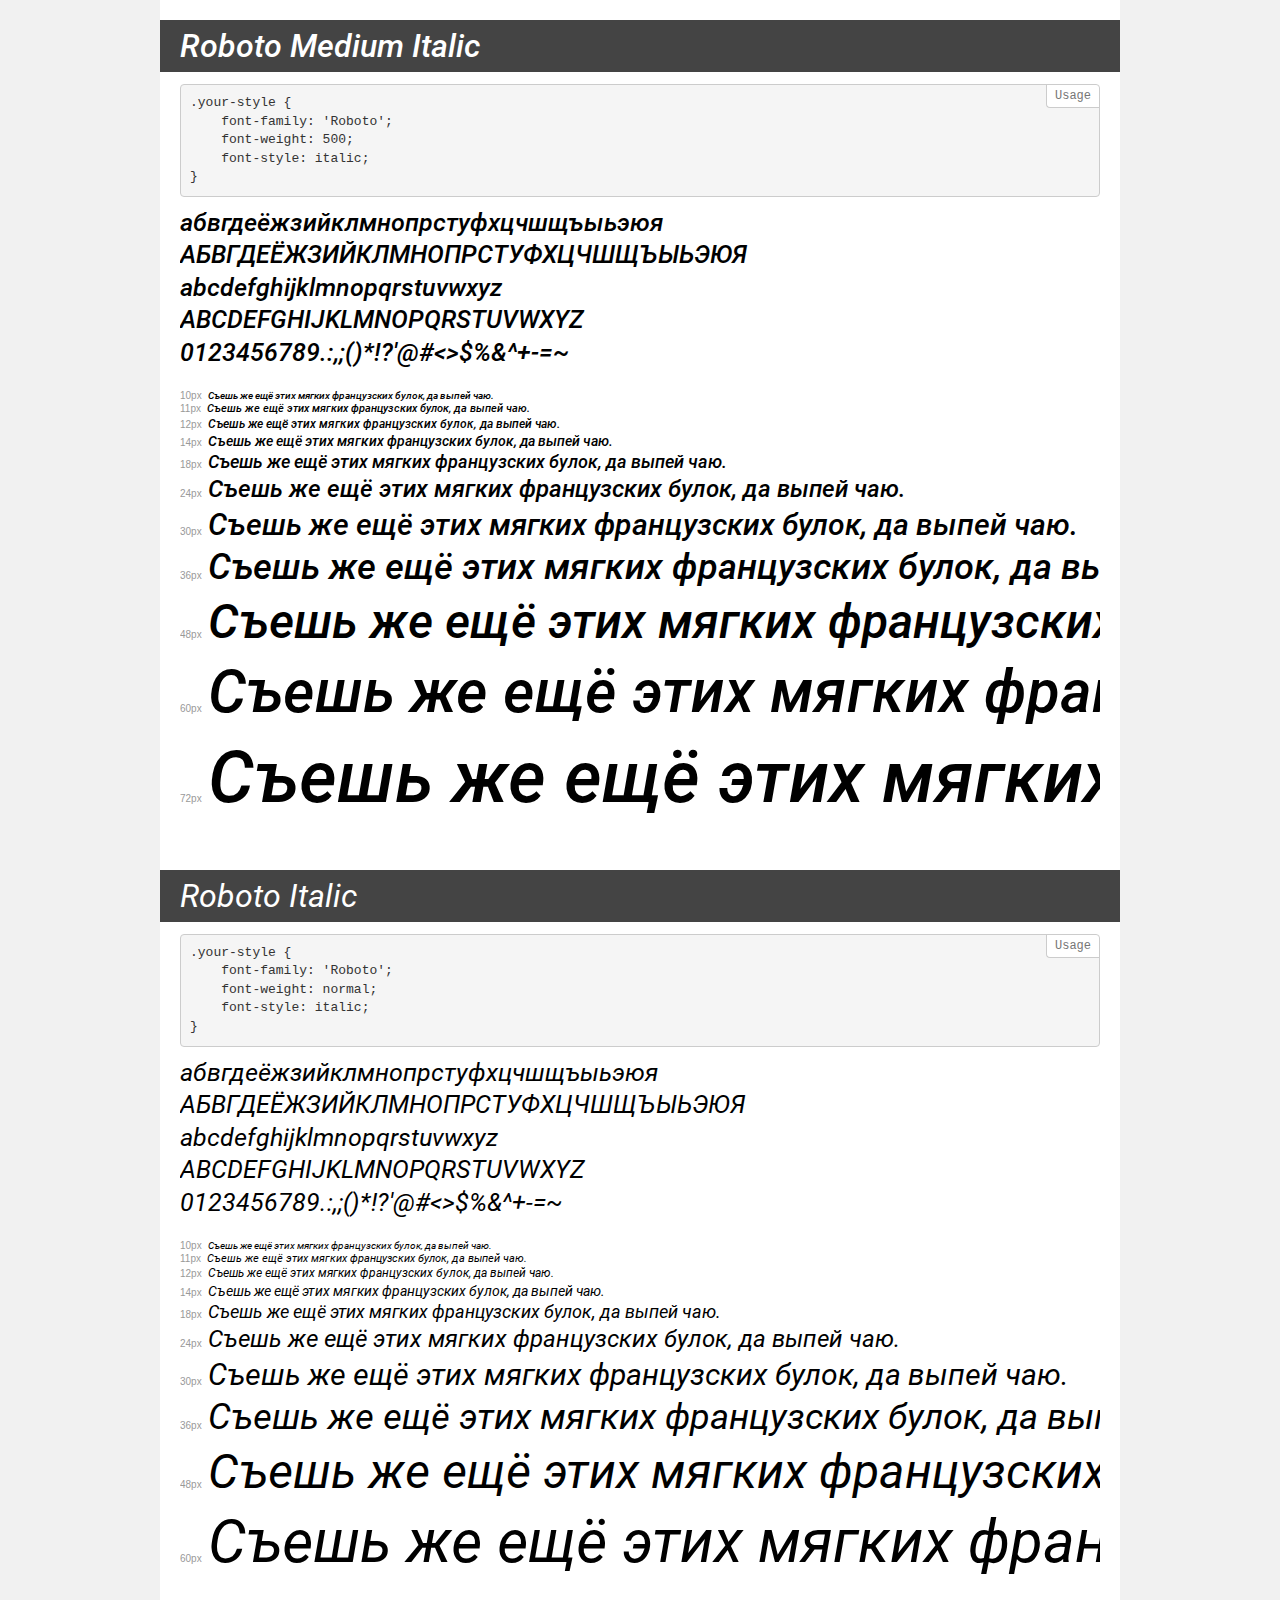
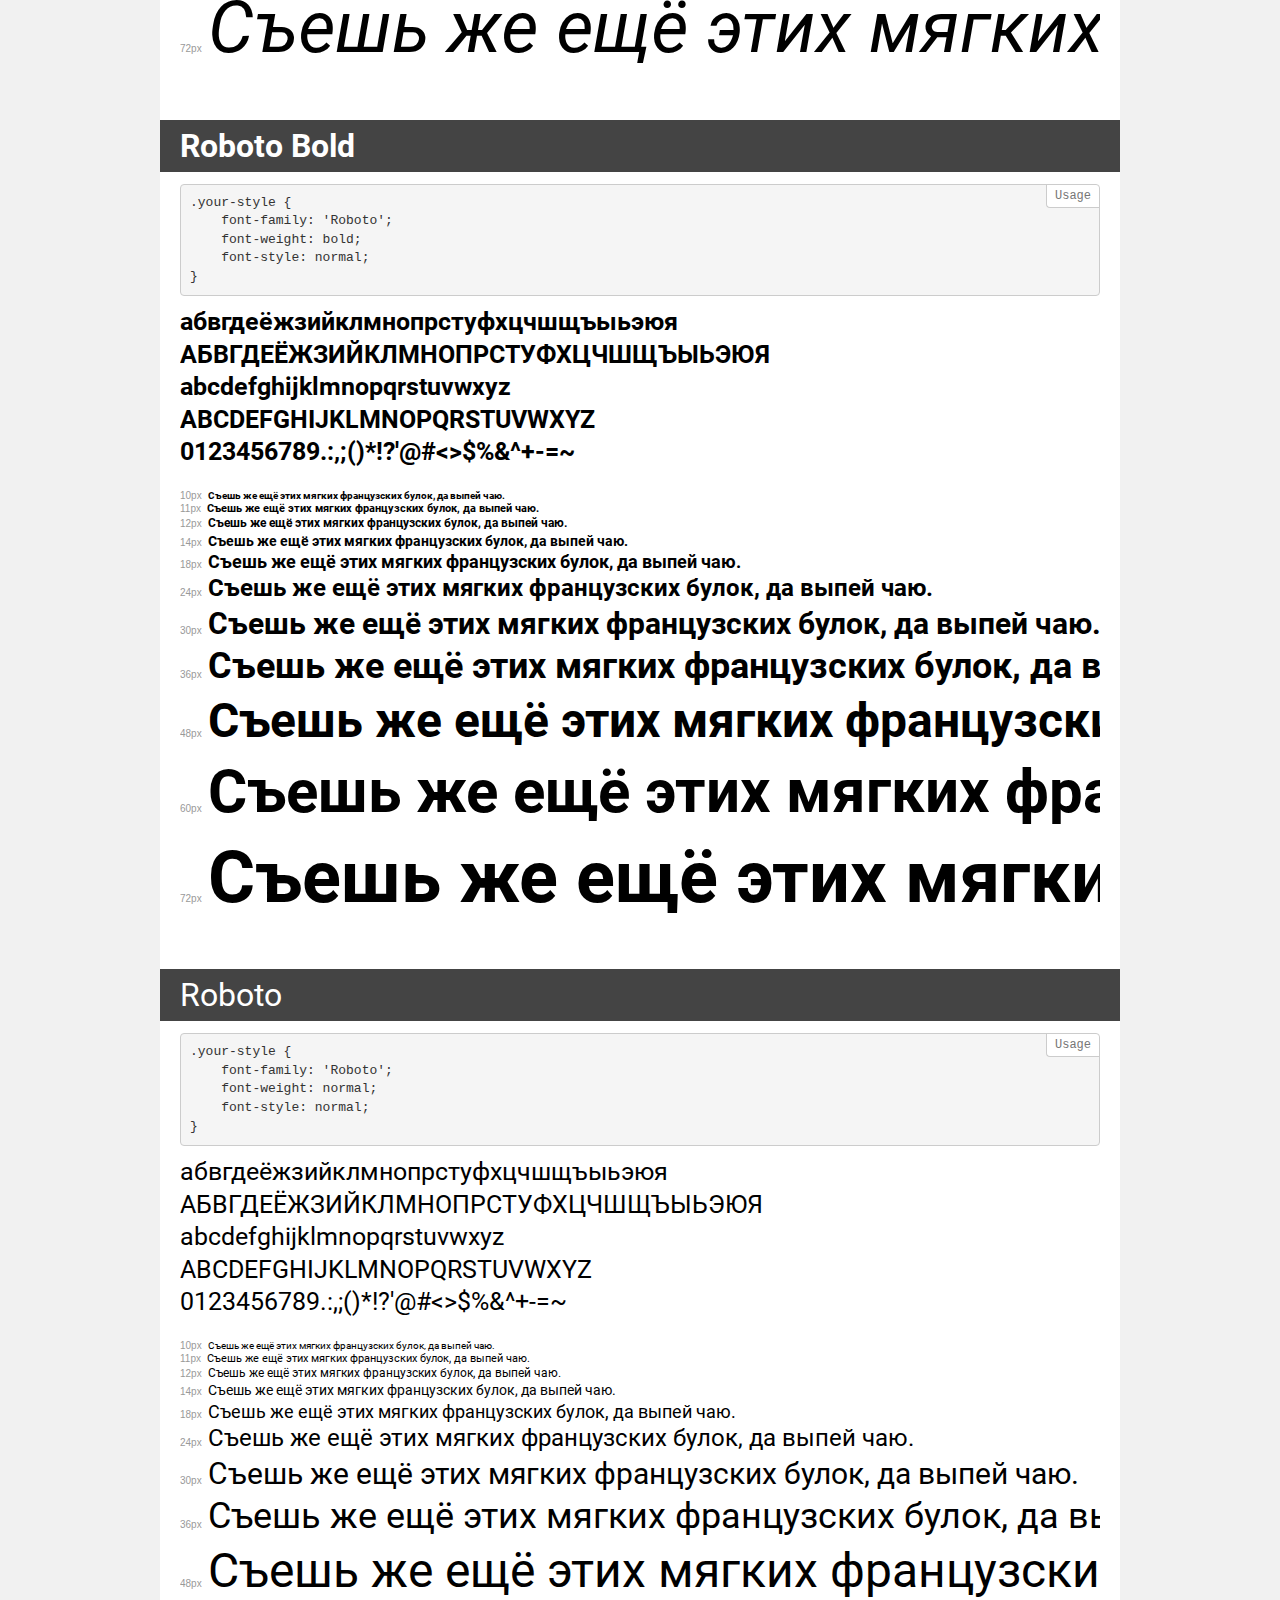
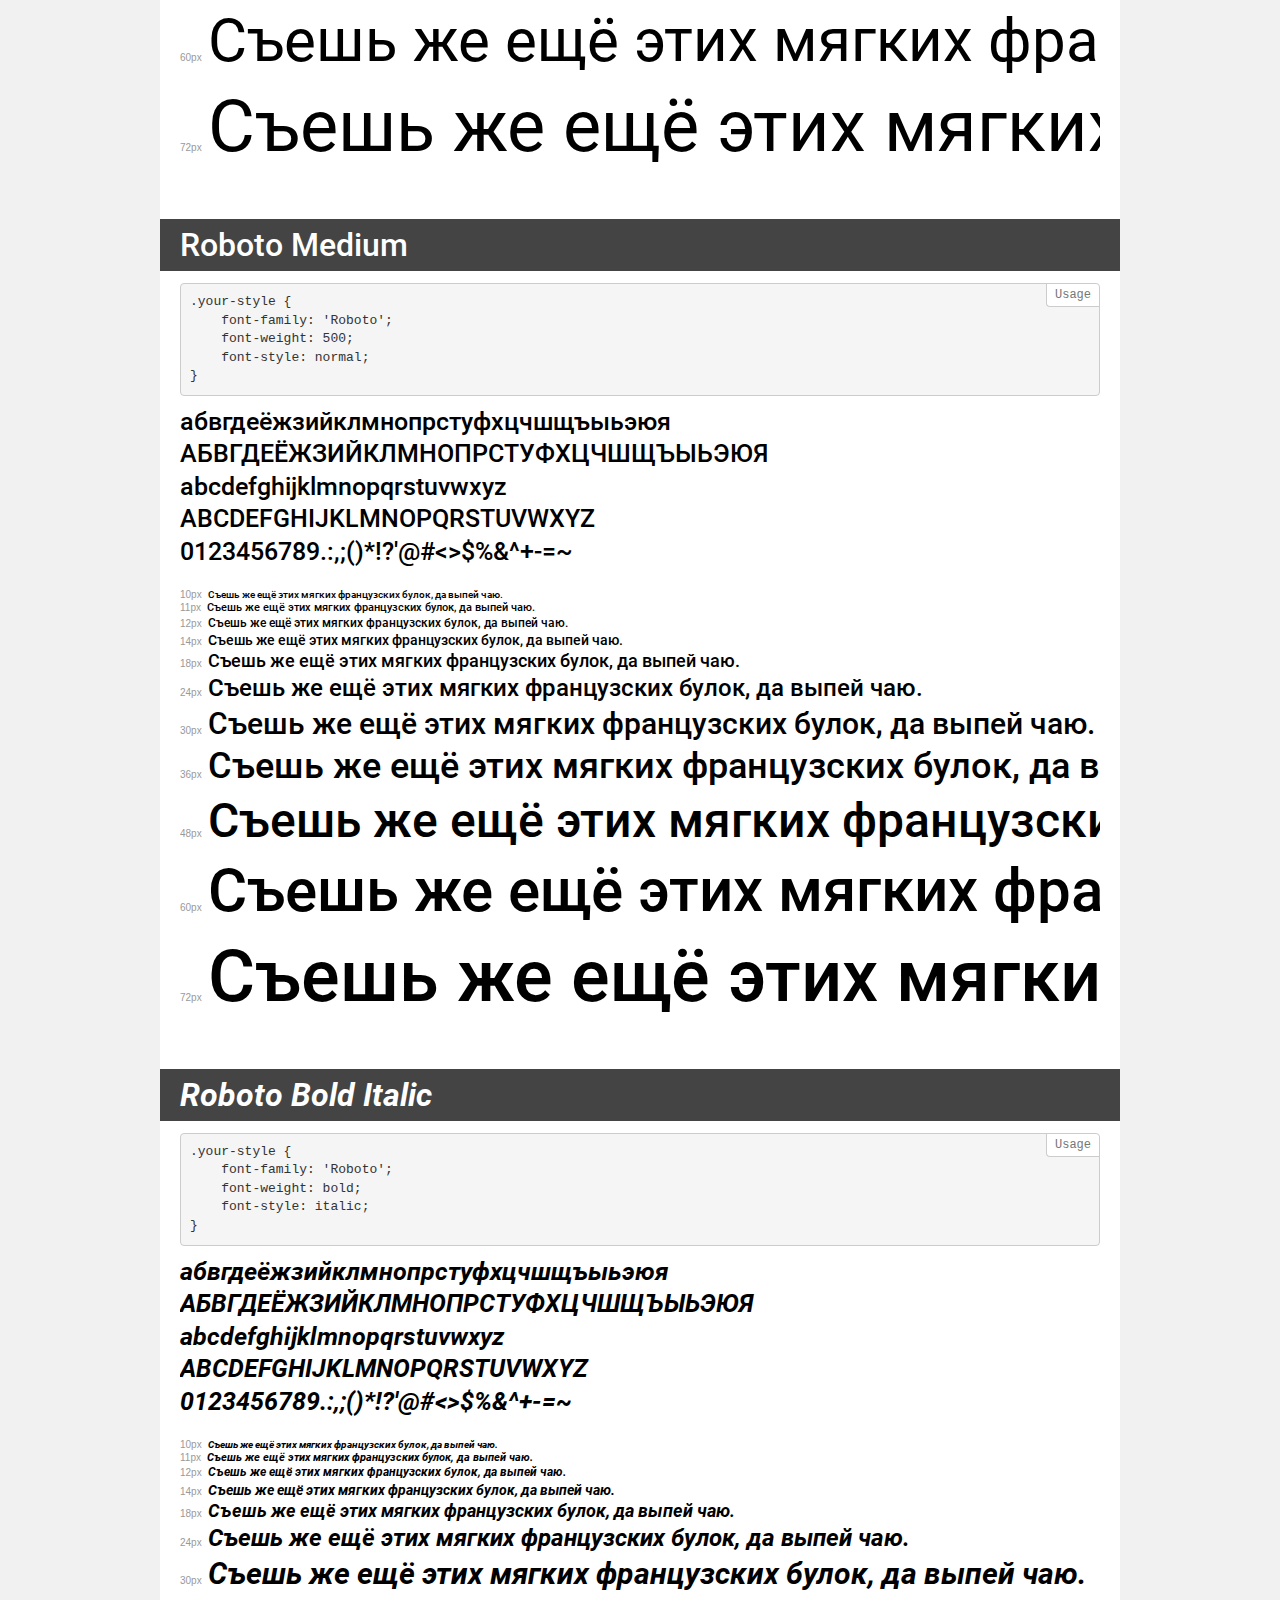
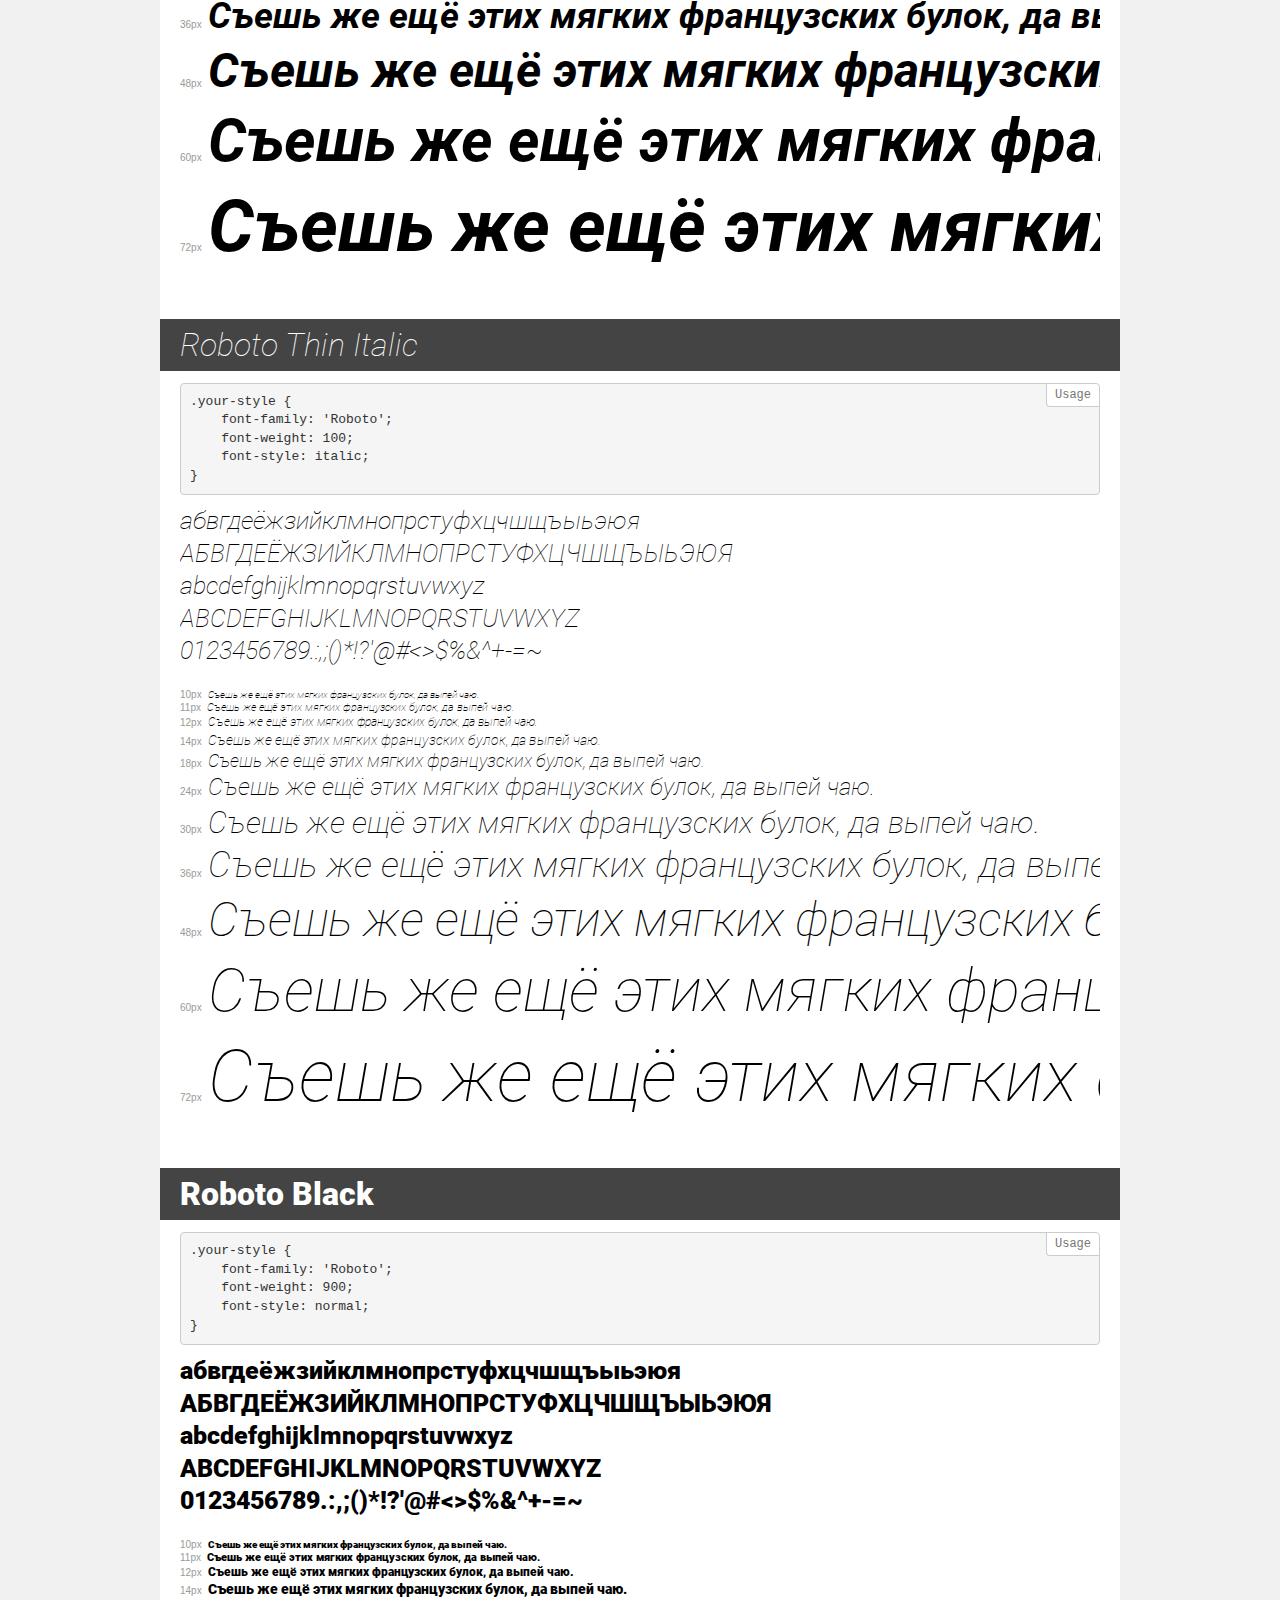
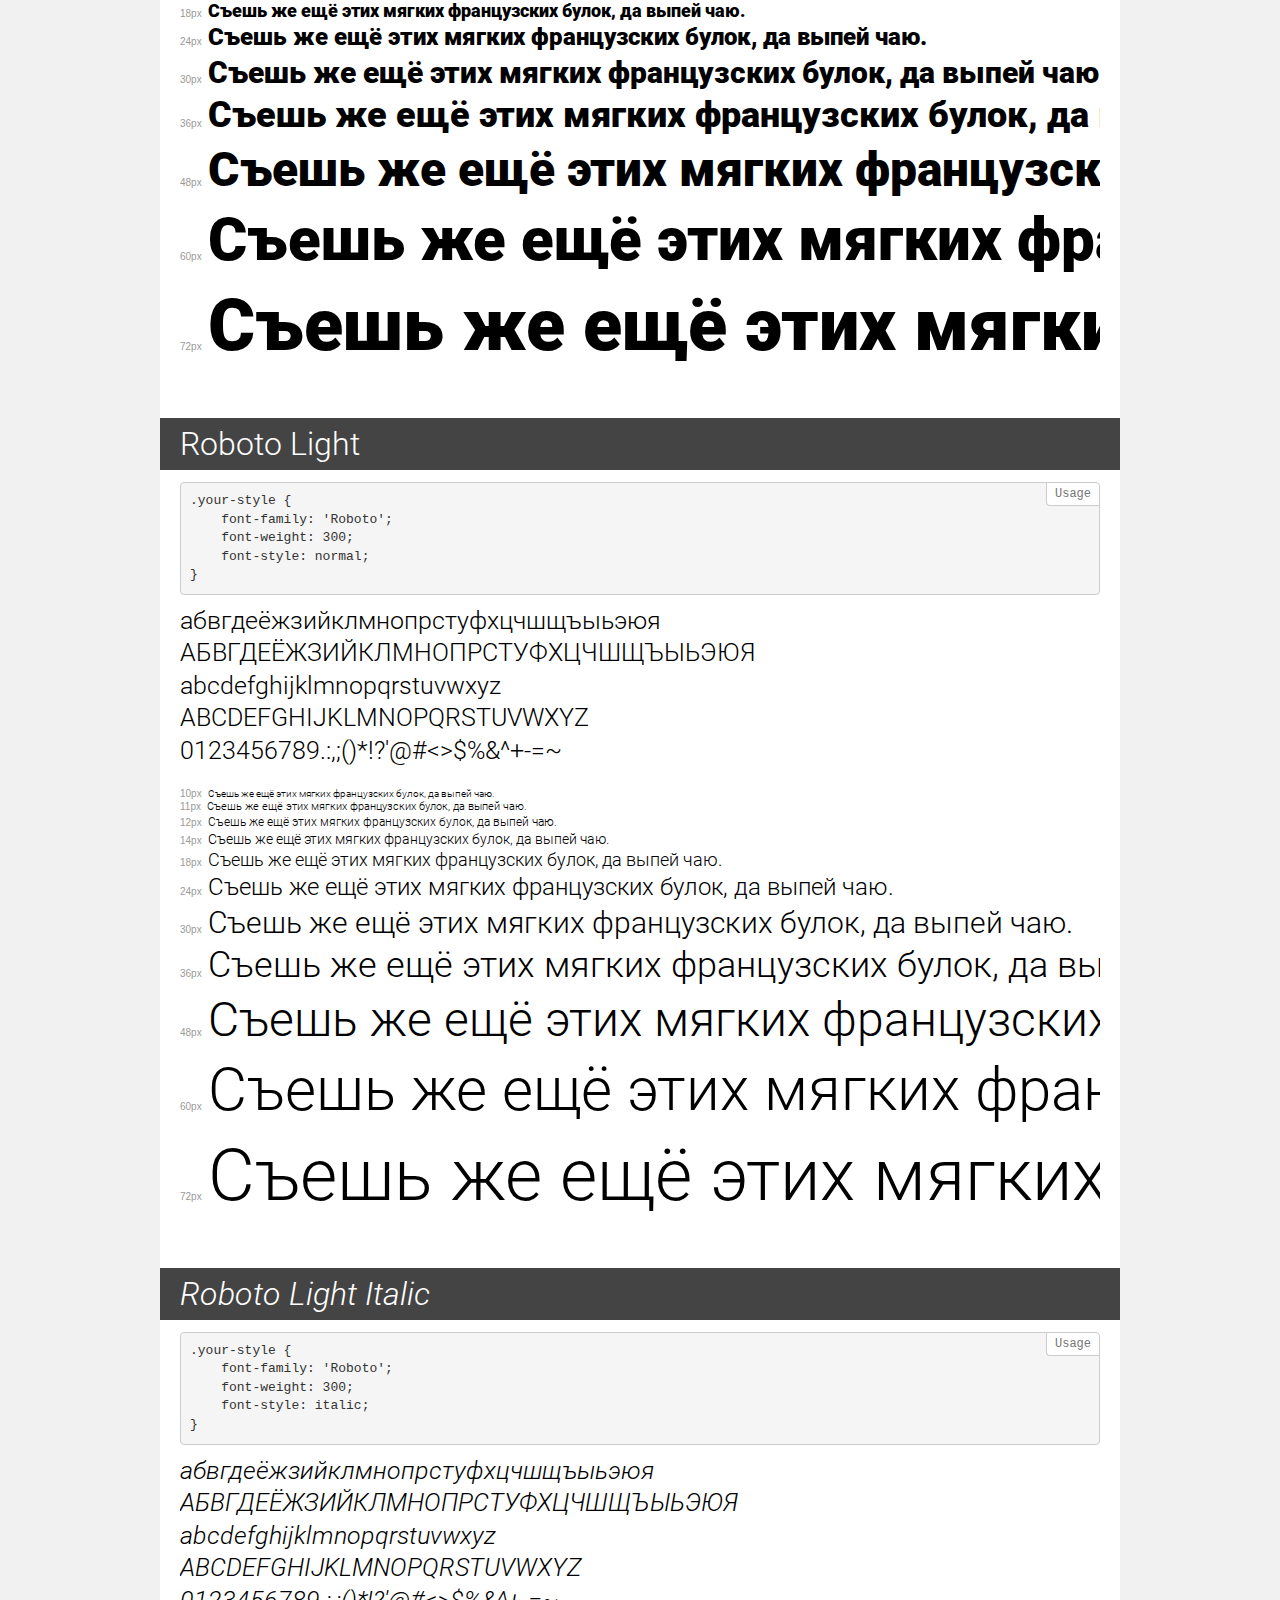
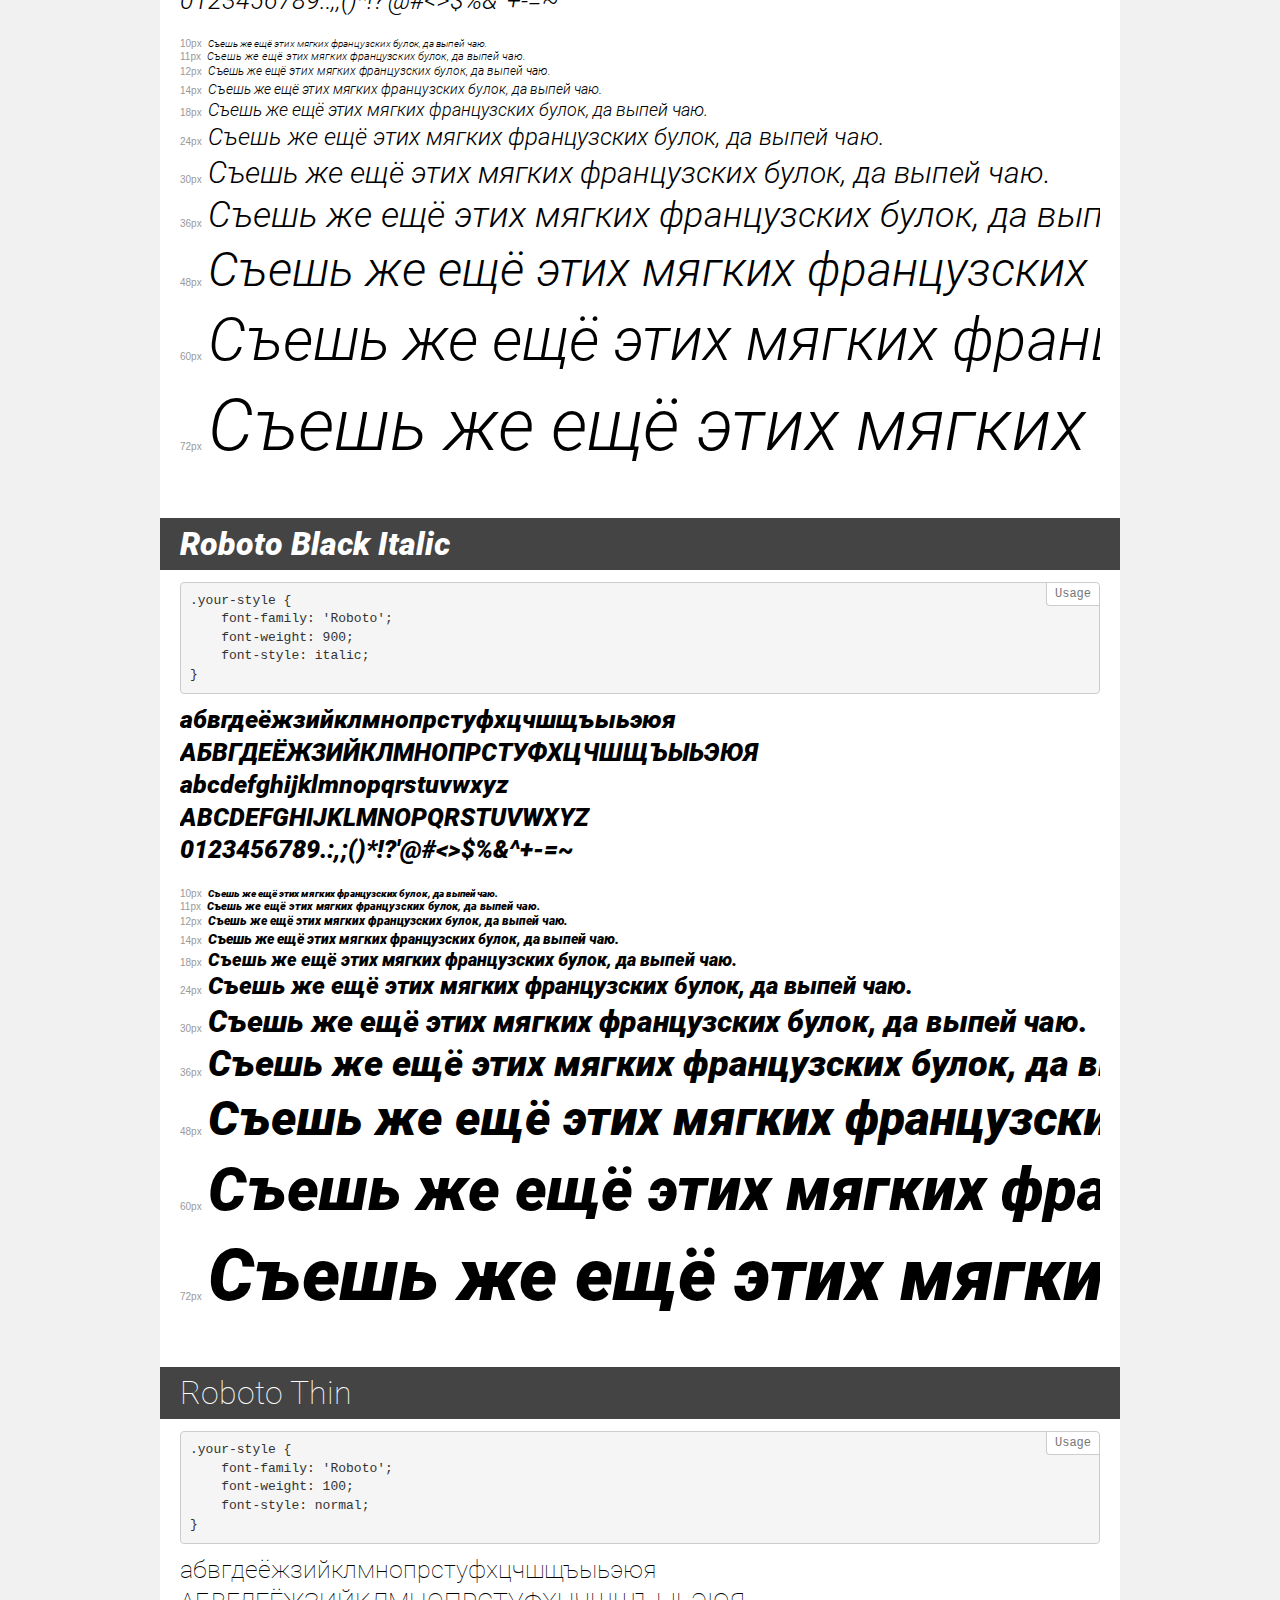
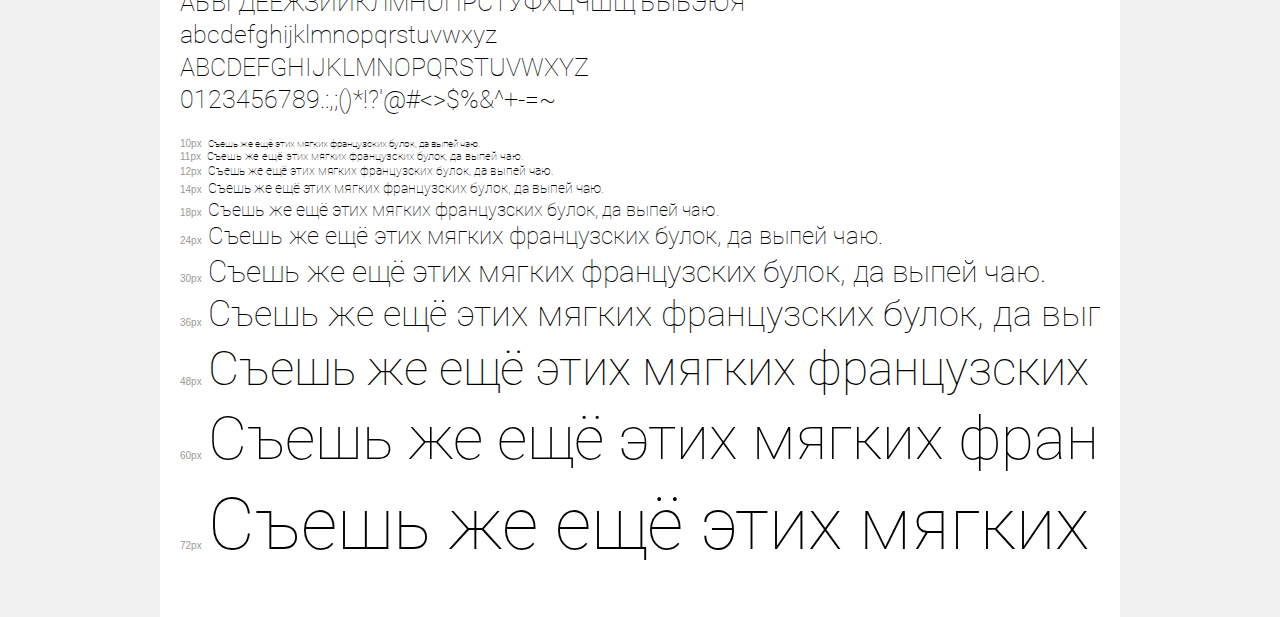
<file: inc/Roboto/demo.html>
<!DOCTYPE html>
<html>
<head>
    <meta charset="utf-8">
    <meta http-equiv="X-UA-Compatible" content="IE=edge">
    <meta name="viewport" content="width=device-width, initial-scale=1">
    <meta name="robots" content="noindex, noarchive">
    <title>Transfonter demo</title>
    <link href="stylesheet.css" rel="stylesheet">
    <style>
        /*
        http://meyerweb.com/eric/tools/css/reset/
        v2.0 | 20110126
        License: none (public domain)
        */
        html, body, div, span, applet, object, iframe,
        h1, h2, h3, h4, h5, h6, p, blockquote, pre,
        a, abbr, acronym, address, big, cite, code,
        del, dfn, em, img, ins, kbd, q, s, samp,
        small, strike, strong, sub, sup, tt, var,
        b, u, i, center,
        dl, dt, dd, ol, ul, li,
        fieldset, form, label, legend,
        table, caption, tbody, tfoot, thead, tr, th, td,
        article, aside, canvas, details, embed,
        figure, figcaption, footer, header, hgroup,
        menu, nav, output, ruby, section, summary,
        time, mark, audio, video {
            margin: 0;
            padding: 0;
            border: 0;
            font-size: 100%;
            font: inherit;
            vertical-align: baseline;
        }
        /* HTML5 display-role reset for older browsers */
        article, aside, details, figcaption, figure,
        footer, header, hgroup, menu, nav, section {
            display: block;
        }
        body {
            line-height: 1;
        }
        ol, ul {
            list-style: none;
        }
        blockquote, q {
            quotes: none;
        }
        blockquote:before, blockquote:after,
        q:before, q:after {
            content: '';
            content: none;
        }
        table {
            border-collapse: collapse;
            border-spacing: 0;
        }
        /* common styles */
        body {
            background: #f1f1f1;
            color: #000;
        }
        .page {
            background: #fff;
            width: 920px;
            margin: 0 auto;
            padding: 20px 20px 0 20px;
            overflow: hidden;
        }
        .font-container {
            overflow-x: auto;
            overflow-y: hidden;
            margin-bottom: 40px;
            line-height: 1.3;
            white-space: nowrap;
            padding-bottom: 5px;
        }
        h1 {
            position: relative;
            background: #444;
            font-size: 32px;
            color: #fff;
            padding: 10px 20px;
            margin: 0 -20px 12px -20px;
        }
        .letters {
            font-size: 25px;
            margin-bottom: 20px;
        }
        .s10:before {
            content: '10px';
        }
        .s11:before {
            content: '11px';
        }
        .s12:before {
            content: '12px';
        }
        .s14:before {
            content: '14px';
        }
        .s18:before {
            content: '18px';
        }
        .s24:before {
            content: '24px';
        }
        .s30:before {
            content: '30px';
        }
        .s36:before {
            content: '36px';
        }
        .s48:before {
            content: '48px';
        }
        .s60:before {
            content: '60px';
        }
        .s72:before {
            content: '72px';
        }
        .s10:before, .s11:before, .s12:before, .s14:before,
        .s18:before, .s24:before, .s30:before, .s36:before,
        .s48:before, .s60:before, .s72:before {
            font-family: Arial, sans-serif;
            font-size: 10px;
            font-weight: normal;
            font-style: normal;
            color: #999;
            padding-right: 6px;
        }
        pre {
            display: block;
            position: relative;
            padding: 9px;
            margin: 0 0 10px;
            font-family: Monaco, Menlo, Consolas, "Courier New", monospace !important;
            font-size: 13px;
            line-height: 1.428571429;
            color: #333;
            font-weight: normal !important;
            font-style: normal !important;
            background-color: #f5f5f5;
            border: 1px solid #ccc;
            overflow-x: auto;
            border-radius: 4px;
        }
        pre:after {
            display: block;
            position: absolute;
            right: 0;
            top: 0;
            content: 'Usage';
            line-height: 1;
            padding: 5px 8px;
            font-size: 12px;
            color: #767676;
            background-color: #fff;
            border: 1px solid #ccc;
            border-right: none;
            border-top: none;
            border-radius: 0 4px 0 4px;
            z-index: 10;
        }
        /* responsive */
        @media (max-width: 959px) {
            .page {
                width: auto;
                margin: 0;
            }
        }
    </style>
</head>
<body>
<div class="page">
    <div class="demo" style="font-family: 'Roboto'; font-weight: 500; font-style: italic;">
        <h1>Roboto Medium Italic</h1>
        <pre>.your-style {
    font-family: 'Roboto';
    font-weight: 500;
    font-style: italic;
}</pre>
        <div class="font-container">
            <p class="letters">
                абвгдеёжзийклмнопрстуфхцчшщъыьэюя<br>
АБВГДЕЁЖЗИЙКЛМНОПРСТУФХЦЧШЩЪЫЬЭЮЯ<br>
abcdefghijklmnopqrstuvwxyz<br>
ABCDEFGHIJKLMNOPQRSTUVWXYZ<br>
                0123456789.:,;()*!?'@#<>$%&^+-=~
            </p>
            <p class="s10" style="font-size: 10px;">Съешь же ещё этих мягких французских булок, да выпей чаю.</p>
            <p class="s11" style="font-size: 11px;">Съешь же ещё этих мягких французских булок, да выпей чаю.</p>
            <p class="s12" style="font-size: 12px;">Съешь же ещё этих мягких французских булок, да выпей чаю.</p>
            <p class="s14" style="font-size: 14px;">Съешь же ещё этих мягких французских булок, да выпей чаю.</p>
            <p class="s18" style="font-size: 18px;">Съешь же ещё этих мягких французских булок, да выпей чаю.</p>
            <p class="s24" style="font-size: 24px;">Съешь же ещё этих мягких французских булок, да выпей чаю.</p>
            <p class="s30" style="font-size: 30px;">Съешь же ещё этих мягких французских булок, да выпей чаю.</p>
            <p class="s36" style="font-size: 36px;">Съешь же ещё этих мягких французских булок, да выпей чаю.</p>
            <p class="s48" style="font-size: 48px;">Съешь же ещё этих мягких французских булок, да выпей чаю.</p>
            <p class="s60" style="font-size: 60px;">Съешь же ещё этих мягких французских булок, да выпей чаю.</p>
            <p class="s72" style="font-size: 72px;">Съешь же ещё этих мягких французских булок, да выпей чаю.</p>
        </div>
    </div>
    <div class="demo" style="font-family: 'Roboto'; font-weight: normal; font-style: italic;">
        <h1>Roboto Italic</h1>
        <pre>.your-style {
    font-family: 'Roboto';
    font-weight: normal;
    font-style: italic;
}</pre>
        <div class="font-container">
            <p class="letters">
                абвгдеёжзийклмнопрстуфхцчшщъыьэюя<br>
АБВГДЕЁЖЗИЙКЛМНОПРСТУФХЦЧШЩЪЫЬЭЮЯ<br>
abcdefghijklmnopqrstuvwxyz<br>
ABCDEFGHIJKLMNOPQRSTUVWXYZ<br>
                0123456789.:,;()*!?'@#<>$%&^+-=~
            </p>
            <p class="s10" style="font-size: 10px;">Съешь же ещё этих мягких французских булок, да выпей чаю.</p>
            <p class="s11" style="font-size: 11px;">Съешь же ещё этих мягких французских булок, да выпей чаю.</p>
            <p class="s12" style="font-size: 12px;">Съешь же ещё этих мягких французских булок, да выпей чаю.</p>
            <p class="s14" style="font-size: 14px;">Съешь же ещё этих мягких французских булок, да выпей чаю.</p>
            <p class="s18" style="font-size: 18px;">Съешь же ещё этих мягких французских булок, да выпей чаю.</p>
            <p class="s24" style="font-size: 24px;">Съешь же ещё этих мягких французских булок, да выпей чаю.</p>
            <p class="s30" style="font-size: 30px;">Съешь же ещё этих мягких французских булок, да выпей чаю.</p>
            <p class="s36" style="font-size: 36px;">Съешь же ещё этих мягких французских булок, да выпей чаю.</p>
            <p class="s48" style="font-size: 48px;">Съешь же ещё этих мягких французских булок, да выпей чаю.</p>
            <p class="s60" style="font-size: 60px;">Съешь же ещё этих мягких французских булок, да выпей чаю.</p>
            <p class="s72" style="font-size: 72px;">Съешь же ещё этих мягких французских булок, да выпей чаю.</p>
        </div>
    </div>
    <div class="demo" style="font-family: 'Roboto'; font-weight: bold; font-style: normal;">
        <h1>Roboto Bold</h1>
        <pre>.your-style {
    font-family: 'Roboto';
    font-weight: bold;
    font-style: normal;
}</pre>
        <div class="font-container">
            <p class="letters">
                абвгдеёжзийклмнопрстуфхцчшщъыьэюя<br>
АБВГДЕЁЖЗИЙКЛМНОПРСТУФХЦЧШЩЪЫЬЭЮЯ<br>
abcdefghijklmnopqrstuvwxyz<br>
ABCDEFGHIJKLMNOPQRSTUVWXYZ<br>
                0123456789.:,;()*!?'@#<>$%&^+-=~
            </p>
            <p class="s10" style="font-size: 10px;">Съешь же ещё этих мягких французских булок, да выпей чаю.</p>
            <p class="s11" style="font-size: 11px;">Съешь же ещё этих мягких французских булок, да выпей чаю.</p>
            <p class="s12" style="font-size: 12px;">Съешь же ещё этих мягких французских булок, да выпей чаю.</p>
            <p class="s14" style="font-size: 14px;">Съешь же ещё этих мягких французских булок, да выпей чаю.</p>
            <p class="s18" style="font-size: 18px;">Съешь же ещё этих мягких французских булок, да выпей чаю.</p>
            <p class="s24" style="font-size: 24px;">Съешь же ещё этих мягких французских булок, да выпей чаю.</p>
            <p class="s30" style="font-size: 30px;">Съешь же ещё этих мягких французских булок, да выпей чаю.</p>
            <p class="s36" style="font-size: 36px;">Съешь же ещё этих мягких французских булок, да выпей чаю.</p>
            <p class="s48" style="font-size: 48px;">Съешь же ещё этих мягких французских булок, да выпей чаю.</p>
            <p class="s60" style="font-size: 60px;">Съешь же ещё этих мягких французских булок, да выпей чаю.</p>
            <p class="s72" style="font-size: 72px;">Съешь же ещё этих мягких французских булок, да выпей чаю.</p>
        </div>
    </div>
    <div class="demo" style="font-family: 'Roboto'; font-weight: normal; font-style: normal;">
        <h1>Roboto</h1>
        <pre>.your-style {
    font-family: 'Roboto';
    font-weight: normal;
    font-style: normal;
}</pre>
        <div class="font-container">
            <p class="letters">
                абвгдеёжзийклмнопрстуфхцчшщъыьэюя<br>
АБВГДЕЁЖЗИЙКЛМНОПРСТУФХЦЧШЩЪЫЬЭЮЯ<br>
abcdefghijklmnopqrstuvwxyz<br>
ABCDEFGHIJKLMNOPQRSTUVWXYZ<br>
                0123456789.:,;()*!?'@#<>$%&^+-=~
            </p>
            <p class="s10" style="font-size: 10px;">Съешь же ещё этих мягких французских булок, да выпей чаю.</p>
            <p class="s11" style="font-size: 11px;">Съешь же ещё этих мягких французских булок, да выпей чаю.</p>
            <p class="s12" style="font-size: 12px;">Съешь же ещё этих мягких французских булок, да выпей чаю.</p>
            <p class="s14" style="font-size: 14px;">Съешь же ещё этих мягких французских булок, да выпей чаю.</p>
            <p class="s18" style="font-size: 18px;">Съешь же ещё этих мягких французских булок, да выпей чаю.</p>
            <p class="s24" style="font-size: 24px;">Съешь же ещё этих мягких французских булок, да выпей чаю.</p>
            <p class="s30" style="font-size: 30px;">Съешь же ещё этих мягких французских булок, да выпей чаю.</p>
            <p class="s36" style="font-size: 36px;">Съешь же ещё этих мягких французских булок, да выпей чаю.</p>
            <p class="s48" style="font-size: 48px;">Съешь же ещё этих мягких французских булок, да выпей чаю.</p>
            <p class="s60" style="font-size: 60px;">Съешь же ещё этих мягких французских булок, да выпей чаю.</p>
            <p class="s72" style="font-size: 72px;">Съешь же ещё этих мягких французских булок, да выпей чаю.</p>
        </div>
    </div>
    <div class="demo" style="font-family: 'Roboto'; font-weight: 500; font-style: normal;">
        <h1>Roboto Medium</h1>
        <pre>.your-style {
    font-family: 'Roboto';
    font-weight: 500;
    font-style: normal;
}</pre>
        <div class="font-container">
            <p class="letters">
                абвгдеёжзийклмнопрстуфхцчшщъыьэюя<br>
АБВГДЕЁЖЗИЙКЛМНОПРСТУФХЦЧШЩЪЫЬЭЮЯ<br>
abcdefghijklmnopqrstuvwxyz<br>
ABCDEFGHIJKLMNOPQRSTUVWXYZ<br>
                0123456789.:,;()*!?'@#<>$%&^+-=~
            </p>
            <p class="s10" style="font-size: 10px;">Съешь же ещё этих мягких французских булок, да выпей чаю.</p>
            <p class="s11" style="font-size: 11px;">Съешь же ещё этих мягких французских булок, да выпей чаю.</p>
            <p class="s12" style="font-size: 12px;">Съешь же ещё этих мягких французских булок, да выпей чаю.</p>
            <p class="s14" style="font-size: 14px;">Съешь же ещё этих мягких французских булок, да выпей чаю.</p>
            <p class="s18" style="font-size: 18px;">Съешь же ещё этих мягких французских булок, да выпей чаю.</p>
            <p class="s24" style="font-size: 24px;">Съешь же ещё этих мягких французских булок, да выпей чаю.</p>
            <p class="s30" style="font-size: 30px;">Съешь же ещё этих мягких французских булок, да выпей чаю.</p>
            <p class="s36" style="font-size: 36px;">Съешь же ещё этих мягких французских булок, да выпей чаю.</p>
            <p class="s48" style="font-size: 48px;">Съешь же ещё этих мягких французских булок, да выпей чаю.</p>
            <p class="s60" style="font-size: 60px;">Съешь же ещё этих мягких французских булок, да выпей чаю.</p>
            <p class="s72" style="font-size: 72px;">Съешь же ещё этих мягких французских булок, да выпей чаю.</p>
        </div>
    </div>
    <div class="demo" style="font-family: 'Roboto'; font-weight: bold; font-style: italic;">
        <h1>Roboto Bold Italic</h1>
        <pre>.your-style {
    font-family: 'Roboto';
    font-weight: bold;
    font-style: italic;
}</pre>
        <div class="font-container">
            <p class="letters">
                абвгдеёжзийклмнопрстуфхцчшщъыьэюя<br>
АБВГДЕЁЖЗИЙКЛМНОПРСТУФХЦЧШЩЪЫЬЭЮЯ<br>
abcdefghijklmnopqrstuvwxyz<br>
ABCDEFGHIJKLMNOPQRSTUVWXYZ<br>
                0123456789.:,;()*!?'@#<>$%&^+-=~
            </p>
            <p class="s10" style="font-size: 10px;">Съешь же ещё этих мягких французских булок, да выпей чаю.</p>
            <p class="s11" style="font-size: 11px;">Съешь же ещё этих мягких французских булок, да выпей чаю.</p>
            <p class="s12" style="font-size: 12px;">Съешь же ещё этих мягких французских булок, да выпей чаю.</p>
            <p class="s14" style="font-size: 14px;">Съешь же ещё этих мягких французских булок, да выпей чаю.</p>
            <p class="s18" style="font-size: 18px;">Съешь же ещё этих мягких французских булок, да выпей чаю.</p>
            <p class="s24" style="font-size: 24px;">Съешь же ещё этих мягких французских булок, да выпей чаю.</p>
            <p class="s30" style="font-size: 30px;">Съешь же ещё этих мягких французских булок, да выпей чаю.</p>
            <p class="s36" style="font-size: 36px;">Съешь же ещё этих мягких французских булок, да выпей чаю.</p>
            <p class="s48" style="font-size: 48px;">Съешь же ещё этих мягких французских булок, да выпей чаю.</p>
            <p class="s60" style="font-size: 60px;">Съешь же ещё этих мягких французских булок, да выпей чаю.</p>
            <p class="s72" style="font-size: 72px;">Съешь же ещё этих мягких французских булок, да выпей чаю.</p>
        </div>
    </div>
    <div class="demo" style="font-family: 'Roboto'; font-weight: 100; font-style: italic;">
        <h1>Roboto Thin Italic</h1>
        <pre>.your-style {
    font-family: 'Roboto';
    font-weight: 100;
    font-style: italic;
}</pre>
        <div class="font-container">
            <p class="letters">
                абвгдеёжзийклмнопрстуфхцчшщъыьэюя<br>
АБВГДЕЁЖЗИЙКЛМНОПРСТУФХЦЧШЩЪЫЬЭЮЯ<br>
abcdefghijklmnopqrstuvwxyz<br>
ABCDEFGHIJKLMNOPQRSTUVWXYZ<br>
                0123456789.:,;()*!?'@#<>$%&^+-=~
            </p>
            <p class="s10" style="font-size: 10px;">Съешь же ещё этих мягких французских булок, да выпей чаю.</p>
            <p class="s11" style="font-size: 11px;">Съешь же ещё этих мягких французских булок, да выпей чаю.</p>
            <p class="s12" style="font-size: 12px;">Съешь же ещё этих мягких французских булок, да выпей чаю.</p>
            <p class="s14" style="font-size: 14px;">Съешь же ещё этих мягких французских булок, да выпей чаю.</p>
            <p class="s18" style="font-size: 18px;">Съешь же ещё этих мягких французских булок, да выпей чаю.</p>
            <p class="s24" style="font-size: 24px;">Съешь же ещё этих мягких французских булок, да выпей чаю.</p>
            <p class="s30" style="font-size: 30px;">Съешь же ещё этих мягких французских булок, да выпей чаю.</p>
            <p class="s36" style="font-size: 36px;">Съешь же ещё этих мягких французских булок, да выпей чаю.</p>
            <p class="s48" style="font-size: 48px;">Съешь же ещё этих мягких французских булок, да выпей чаю.</p>
            <p class="s60" style="font-size: 60px;">Съешь же ещё этих мягких французских булок, да выпей чаю.</p>
            <p class="s72" style="font-size: 72px;">Съешь же ещё этих мягких французских булок, да выпей чаю.</p>
        </div>
    </div>
    <div class="demo" style="font-family: 'Roboto'; font-weight: 900; font-style: normal;">
        <h1>Roboto Black</h1>
        <pre>.your-style {
    font-family: 'Roboto';
    font-weight: 900;
    font-style: normal;
}</pre>
        <div class="font-container">
            <p class="letters">
                абвгдеёжзийклмнопрстуфхцчшщъыьэюя<br>
АБВГДЕЁЖЗИЙКЛМНОПРСТУФХЦЧШЩЪЫЬЭЮЯ<br>
abcdefghijklmnopqrstuvwxyz<br>
ABCDEFGHIJKLMNOPQRSTUVWXYZ<br>
                0123456789.:,;()*!?'@#<>$%&^+-=~
            </p>
            <p class="s10" style="font-size: 10px;">Съешь же ещё этих мягких французских булок, да выпей чаю.</p>
            <p class="s11" style="font-size: 11px;">Съешь же ещё этих мягких французских булок, да выпей чаю.</p>
            <p class="s12" style="font-size: 12px;">Съешь же ещё этих мягких французских булок, да выпей чаю.</p>
            <p class="s14" style="font-size: 14px;">Съешь же ещё этих мягких французских булок, да выпей чаю.</p>
            <p class="s18" style="font-size: 18px;">Съешь же ещё этих мягких французских булок, да выпей чаю.</p>
            <p class="s24" style="font-size: 24px;">Съешь же ещё этих мягких французских булок, да выпей чаю.</p>
            <p class="s30" style="font-size: 30px;">Съешь же ещё этих мягких французских булок, да выпей чаю.</p>
            <p class="s36" style="font-size: 36px;">Съешь же ещё этих мягких французских булок, да выпей чаю.</p>
            <p class="s48" style="font-size: 48px;">Съешь же ещё этих мягких французских булок, да выпей чаю.</p>
            <p class="s60" style="font-size: 60px;">Съешь же ещё этих мягких французских булок, да выпей чаю.</p>
            <p class="s72" style="font-size: 72px;">Съешь же ещё этих мягких французских булок, да выпей чаю.</p>
        </div>
    </div>
    <div class="demo" style="font-family: 'Roboto'; font-weight: 300; font-style: normal;">
        <h1>Roboto Light</h1>
        <pre>.your-style {
    font-family: 'Roboto';
    font-weight: 300;
    font-style: normal;
}</pre>
        <div class="font-container">
            <p class="letters">
                абвгдеёжзийклмнопрстуфхцчшщъыьэюя<br>
АБВГДЕЁЖЗИЙКЛМНОПРСТУФХЦЧШЩЪЫЬЭЮЯ<br>
abcdefghijklmnopqrstuvwxyz<br>
ABCDEFGHIJKLMNOPQRSTUVWXYZ<br>
                0123456789.:,;()*!?'@#<>$%&^+-=~
            </p>
            <p class="s10" style="font-size: 10px;">Съешь же ещё этих мягких французских булок, да выпей чаю.</p>
            <p class="s11" style="font-size: 11px;">Съешь же ещё этих мягких французских булок, да выпей чаю.</p>
            <p class="s12" style="font-size: 12px;">Съешь же ещё этих мягких французских булок, да выпей чаю.</p>
            <p class="s14" style="font-size: 14px;">Съешь же ещё этих мягких французских булок, да выпей чаю.</p>
            <p class="s18" style="font-size: 18px;">Съешь же ещё этих мягких французских булок, да выпей чаю.</p>
            <p class="s24" style="font-size: 24px;">Съешь же ещё этих мягких французских булок, да выпей чаю.</p>
            <p class="s30" style="font-size: 30px;">Съешь же ещё этих мягких французских булок, да выпей чаю.</p>
            <p class="s36" style="font-size: 36px;">Съешь же ещё этих мягких французских булок, да выпей чаю.</p>
            <p class="s48" style="font-size: 48px;">Съешь же ещё этих мягких французских булок, да выпей чаю.</p>
            <p class="s60" style="font-size: 60px;">Съешь же ещё этих мягких французских булок, да выпей чаю.</p>
            <p class="s72" style="font-size: 72px;">Съешь же ещё этих мягких французских булок, да выпей чаю.</p>
        </div>
    </div>
    <div class="demo" style="font-family: 'Roboto'; font-weight: 300; font-style: italic;">
        <h1>Roboto Light Italic</h1>
        <pre>.your-style {
    font-family: 'Roboto';
    font-weight: 300;
    font-style: italic;
}</pre>
        <div class="font-container">
            <p class="letters">
                абвгдеёжзийклмнопрстуфхцчшщъыьэюя<br>
АБВГДЕЁЖЗИЙКЛМНОПРСТУФХЦЧШЩЪЫЬЭЮЯ<br>
abcdefghijklmnopqrstuvwxyz<br>
ABCDEFGHIJKLMNOPQRSTUVWXYZ<br>
                0123456789.:,;()*!?'@#<>$%&^+-=~
            </p>
            <p class="s10" style="font-size: 10px;">Съешь же ещё этих мягких французских булок, да выпей чаю.</p>
            <p class="s11" style="font-size: 11px;">Съешь же ещё этих мягких французских булок, да выпей чаю.</p>
            <p class="s12" style="font-size: 12px;">Съешь же ещё этих мягких французских булок, да выпей чаю.</p>
            <p class="s14" style="font-size: 14px;">Съешь же ещё этих мягких французских булок, да выпей чаю.</p>
            <p class="s18" style="font-size: 18px;">Съешь же ещё этих мягких французских булок, да выпей чаю.</p>
            <p class="s24" style="font-size: 24px;">Съешь же ещё этих мягких французских булок, да выпей чаю.</p>
            <p class="s30" style="font-size: 30px;">Съешь же ещё этих мягких французских булок, да выпей чаю.</p>
            <p class="s36" style="font-size: 36px;">Съешь же ещё этих мягких французских булок, да выпей чаю.</p>
            <p class="s48" style="font-size: 48px;">Съешь же ещё этих мягких французских булок, да выпей чаю.</p>
            <p class="s60" style="font-size: 60px;">Съешь же ещё этих мягких французских булок, да выпей чаю.</p>
            <p class="s72" style="font-size: 72px;">Съешь же ещё этих мягких французских булок, да выпей чаю.</p>
        </div>
    </div>
    <div class="demo" style="font-family: 'Roboto'; font-weight: 900; font-style: italic;">
        <h1>Roboto Black Italic</h1>
        <pre>.your-style {
    font-family: 'Roboto';
    font-weight: 900;
    font-style: italic;
}</pre>
        <div class="font-container">
            <p class="letters">
                абвгдеёжзийклмнопрстуфхцчшщъыьэюя<br>
АБВГДЕЁЖЗИЙКЛМНОПРСТУФХЦЧШЩЪЫЬЭЮЯ<br>
abcdefghijklmnopqrstuvwxyz<br>
ABCDEFGHIJKLMNOPQRSTUVWXYZ<br>
                0123456789.:,;()*!?'@#<>$%&^+-=~
            </p>
            <p class="s10" style="font-size: 10px;">Съешь же ещё этих мягких французских булок, да выпей чаю.</p>
            <p class="s11" style="font-size: 11px;">Съешь же ещё этих мягких французских булок, да выпей чаю.</p>
            <p class="s12" style="font-size: 12px;">Съешь же ещё этих мягких французских булок, да выпей чаю.</p>
            <p class="s14" style="font-size: 14px;">Съешь же ещё этих мягких французских булок, да выпей чаю.</p>
            <p class="s18" style="font-size: 18px;">Съешь же ещё этих мягких французских булок, да выпей чаю.</p>
            <p class="s24" style="font-size: 24px;">Съешь же ещё этих мягких французских булок, да выпей чаю.</p>
            <p class="s30" style="font-size: 30px;">Съешь же ещё этих мягких французских булок, да выпей чаю.</p>
            <p class="s36" style="font-size: 36px;">Съешь же ещё этих мягких французских булок, да выпей чаю.</p>
            <p class="s48" style="font-size: 48px;">Съешь же ещё этих мягких французских булок, да выпей чаю.</p>
            <p class="s60" style="font-size: 60px;">Съешь же ещё этих мягких французских булок, да выпей чаю.</p>
            <p class="s72" style="font-size: 72px;">Съешь же ещё этих мягких французских булок, да выпей чаю.</p>
        </div>
    </div>
    <div class="demo" style="font-family: 'Roboto'; font-weight: 100; font-style: normal;">
        <h1>Roboto Thin</h1>
        <pre>.your-style {
    font-family: 'Roboto';
    font-weight: 100;
    font-style: normal;
}</pre>
        <div class="font-container">
            <p class="letters">
                абвгдеёжзийклмнопрстуфхцчшщъыьэюя<br>
АБВГДЕЁЖЗИЙКЛМНОПРСТУФХЦЧШЩЪЫЬЭЮЯ<br>
abcdefghijklmnopqrstuvwxyz<br>
ABCDEFGHIJKLMNOPQRSTUVWXYZ<br>
                0123456789.:,;()*!?'@#<>$%&^+-=~
            </p>
            <p class="s10" style="font-size: 10px;">Съешь же ещё этих мягких французских булок, да выпей чаю.</p>
            <p class="s11" style="font-size: 11px;">Съешь же ещё этих мягких французских булок, да выпей чаю.</p>
            <p class="s12" style="font-size: 12px;">Съешь же ещё этих мягких французских булок, да выпей чаю.</p>
            <p class="s14" style="font-size: 14px;">Съешь же ещё этих мягких французских булок, да выпей чаю.</p>
            <p class="s18" style="font-size: 18px;">Съешь же ещё этих мягких французских булок, да выпей чаю.</p>
            <p class="s24" style="font-size: 24px;">Съешь же ещё этих мягких французских булок, да выпей чаю.</p>
            <p class="s30" style="font-size: 30px;">Съешь же ещё этих мягких французских булок, да выпей чаю.</p>
            <p class="s36" style="font-size: 36px;">Съешь же ещё этих мягких французских булок, да выпей чаю.</p>
            <p class="s48" style="font-size: 48px;">Съешь же ещё этих мягких французских булок, да выпей чаю.</p>
            <p class="s60" style="font-size: 60px;">Съешь же ещё этих мягких французских булок, да выпей чаю.</p>
            <p class="s72" style="font-size: 72px;">Съешь же ещё этих мягких французских булок, да выпей чаю.</p>
        </div>
    </div>
</div>
</body>
</html>
</file>
<file: inc/Roboto/stylesheet.css>
/* This stylesheet generated by Transfonter (https://transfonter.org) on February 25, 2018 4:00 PM */

@font-face {
    font-family: 'Roboto';
    src: url('Roboto-MediumItalic.eot');
    src: local('Roboto Medium Italic'), local('Roboto-MediumItalic'),
        url('Roboto-MediumItalic.eot?#iefix') format('embedded-opentype'),
        url('Roboto-MediumItalic.woff') format('woff'),
        url('Roboto-MediumItalic.ttf') format('truetype');
    font-weight: 500;
    font-style: italic;
}

@font-face {
    font-family: 'Roboto';
    src: url('Roboto-Italic.eot');
    src: local('Roboto Italic'), local('Roboto-Italic'),
        url('Roboto-Italic.eot?#iefix') format('embedded-opentype'),
        url('Roboto-Italic.woff') format('woff'),
        url('Roboto-Italic.ttf') format('truetype');
    font-weight: normal;
    font-style: italic;
}

@font-face {
    font-family: 'Roboto';
    src: url('Roboto-Bold.eot');
    src: local('Roboto Bold'), local('Roboto-Bold'),
        url('Roboto-Bold.eot?#iefix') format('embedded-opentype'),
        url('Roboto-Bold.woff') format('woff'),
        url('Roboto-Bold.ttf') format('truetype');
    font-weight: bold;
    font-style: normal;
}

@font-face {
    font-family: 'Roboto';
    src: url('Roboto-Regular.eot');
    src: local('Roboto'), local('Roboto-Regular'),
        url('Roboto-Regular.eot?#iefix') format('embedded-opentype'),
        url('Roboto-Regular.woff') format('woff'),
        url('Roboto-Regular.ttf') format('truetype');
    font-weight: normal;
    font-style: normal;
}

@font-face {
    font-family: 'Roboto';
    src: url('Roboto-Medium.eot');
    src: local('Roboto Medium'), local('Roboto-Medium'),
        url('Roboto-Medium.eot?#iefix') format('embedded-opentype'),
        url('Roboto-Medium.woff') format('woff'),
        url('Roboto-Medium.ttf') format('truetype');
    font-weight: 500;
    font-style: normal;
}

@font-face {
    font-family: 'Roboto';
    src: url('Roboto-BoldItalic.eot');
    src: local('Roboto Bold Italic'), local('Roboto-BoldItalic'),
        url('Roboto-BoldItalic.eot?#iefix') format('embedded-opentype'),
        url('Roboto-BoldItalic.woff') format('woff'),
        url('Roboto-BoldItalic.ttf') format('truetype');
    font-weight: bold;
    font-style: italic;
}

@font-face {
    font-family: 'Roboto';
    src: url('Roboto-ThinItalic.eot');
    src: local('Roboto Thin Italic'), local('Roboto-ThinItalic'),
        url('Roboto-ThinItalic.eot?#iefix') format('embedded-opentype'),
        url('Roboto-ThinItalic.woff') format('woff'),
        url('Roboto-ThinItalic.ttf') format('truetype');
    font-weight: 100;
    font-style: italic;
}

@font-face {
    font-family: 'Roboto';
    src: url('Roboto-Black.eot');
    src: local('Roboto Black'), local('Roboto-Black'),
        url('Roboto-Black.eot?#iefix') format('embedded-opentype'),
        url('Roboto-Black.woff') format('woff'),
        url('Roboto-Black.ttf') format('truetype');
    font-weight: 900;
    font-style: normal;
}

@font-face {
    font-family: 'Roboto';
    src: url('Roboto-Light.eot');
    src: local('Roboto Light'), local('Roboto-Light'),
        url('Roboto-Light.eot?#iefix') format('embedded-opentype'),
        url('Roboto-Light.woff') format('woff'),
        url('Roboto-Light.ttf') format('truetype');
    font-weight: 300;
    font-style: normal;
}

@font-face {
    font-family: 'Roboto';
    src: url('Roboto-LightItalic.eot');
    src: local('Roboto Light Italic'), local('Roboto-LightItalic'),
        url('Roboto-LightItalic.eot?#iefix') format('embedded-opentype'),
        url('Roboto-LightItalic.woff') format('woff'),
        url('Roboto-LightItalic.ttf') format('truetype');
    font-weight: 300;
    font-style: italic;
}

@font-face {
    font-family: 'Roboto';
    src: url('Roboto-BlackItalic.eot');
    src: local('Roboto Black Italic'), local('Roboto-BlackItalic'),
        url('Roboto-BlackItalic.eot?#iefix') format('embedded-opentype'),
        url('Roboto-BlackItalic.woff') format('woff'),
        url('Roboto-BlackItalic.ttf') format('truetype');
    font-weight: 900;
    font-style: italic;
}

@font-face {
    font-family: 'Roboto';
    src: url('Roboto-Thin.eot');
    src: local('Roboto Thin'), local('Roboto-Thin'),
        url('Roboto-Thin.eot?#iefix') format('embedded-opentype'),
        url('Roboto-Thin.woff') format('woff'),
        url('Roboto-Thin.ttf') format('truetype');
    font-weight: 100;
    font-style: normal;
}
</file>
